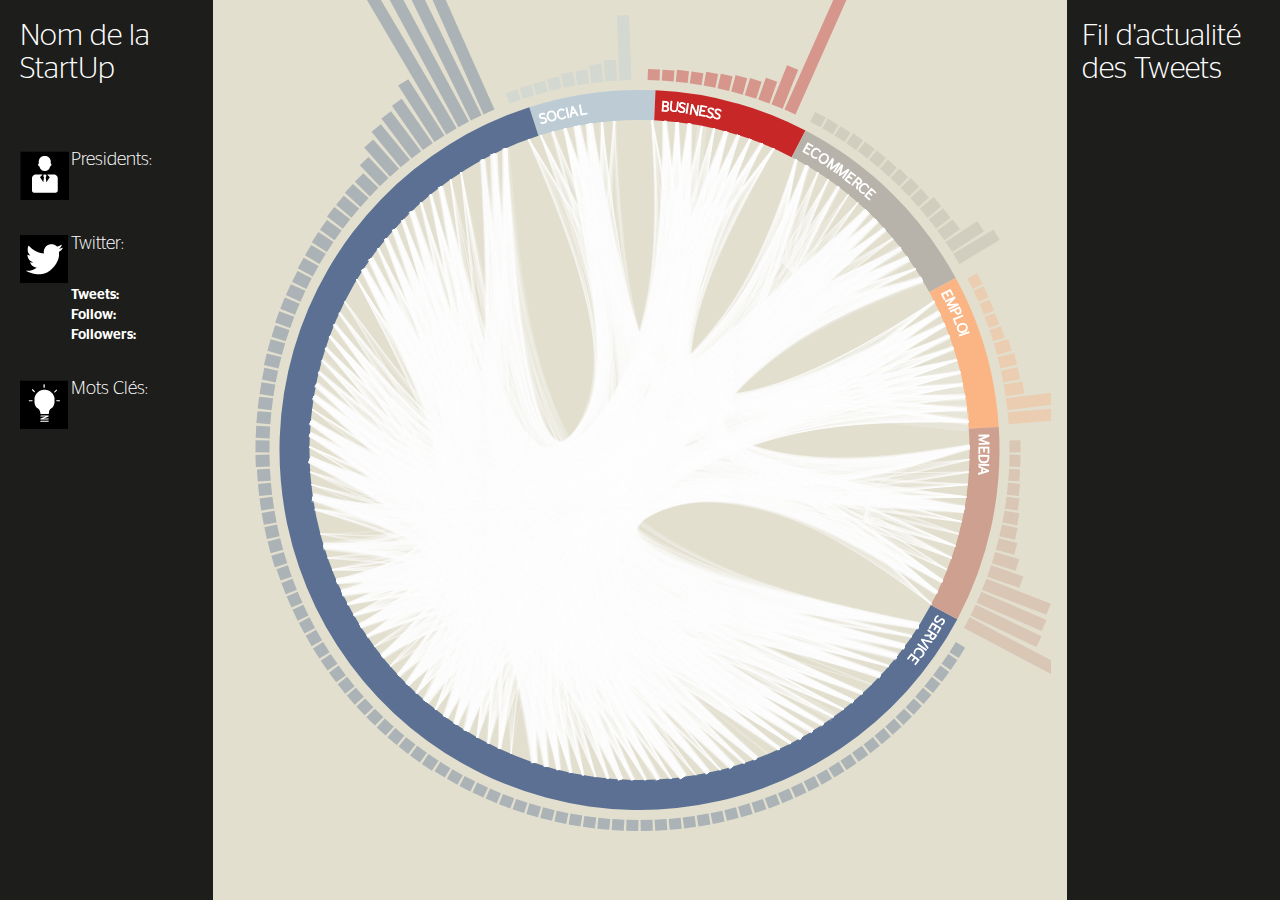
<file: index.html>
<!DOCTYPE html>
<html>
<head lang="en">
    <meta charset="UTF-8">
    <title>French Startups</title>

    <link rel="stylesheet" type="text/css" href="bower_components/bootstrap/dist/css/bootstrap.min.css">
    <link rel="stylesheet" type="text/css" href="styles/theme.css">

    <script type="text/javascript" src="bower_components/jquery/dist/jquery.min.js"></script>
    <script type="text/javascript" src="bower_components/bootstrap/dist/js/bootstrap.min.js"></script>
    <script type="text/javascript" src="bower_components/underscore/underscore.js"></script>
    <script type="text/javascript" src="bower_components/d3/d3.js"></script>

    <script type="text/javascript" src="scripts/UIPanels.js"></script>
    <script type="text/javascript" src="scripts/Startups.js"></script>
    <script type="text/javascript" src="scripts/Graph.js"></script>
    <script type="text/javascript" src="scripts/EventHandle.js"></script>
    <script>
        $(document).ready(function () {
            $('.su_panel').height($(window).height());
            $('.su_center').height($(window).height());
            UIPanels.loadTweets();
            setInterval(UIPanels.loadTweets, 10000);
            Graph.init();
        });
    </script>
</head>
<body>
<div class="container-fluid">
    <div class="row">
        <div class="col-md-2 su_panel left">
            <div class="row panel_row">
                <div class="col-md-12">
                    <h2>Nom de la StartUp</h2>

                    <h3></h3>

                    <p class="description"></p>
                </div>
            </div>
            <div class="row panel_row">
                <div class="col-md-3 icon_container"><img src="img/directors.png"></div>
                <div class="col-md-9"><h4>Presidents:</h4>
                    <span class="director"></span>
                </div>
            </div>
            <div class="row panel_row">
                <div class="col-md-3 icon_container"><img src="img/twitter.png"></div>
                <div class="col-md-9 su_bold"><h4>Twitter:</h4>
                     <span class="twitter_name"></span> <br>
                        Tweets: <span class="nb_tweets"></span> <br>
                        Follow: <span class="nb_follow"></span> <br>
                        Followers: <span class="nb_followers"></span> <br>

                </div>
            </div>
            <div class="row panel_row">
                <div class="col-md-3 icon_container"><img src="img/keywords.png"></div>
                <div class="col-md-9"><h4>Mots Clés:</h4>
                    <span class="keywords su_bold">
                    </span>
                </div>
            </div>
        </div>
        <div class="col-md-8 su_center"></div>
        <div class="col-md-2 su_panel">
            <h2>Fil d'actualité des Tweets</h2>
            <div class="tweets">
            <p><strong>Nom Twittos</strong> @twittos <br>
                <small>Il y a 13h</small>
            </p>
            <p>Contenu du tweet lorem ipsum dolor sit amet nec mergitur <br>
                <a href="#">http://adressdutwiit</a> <a href="#">#hashtags</a></p>
            </div>
        </div>
    </div>
</div>
</body>
</html>
</file>
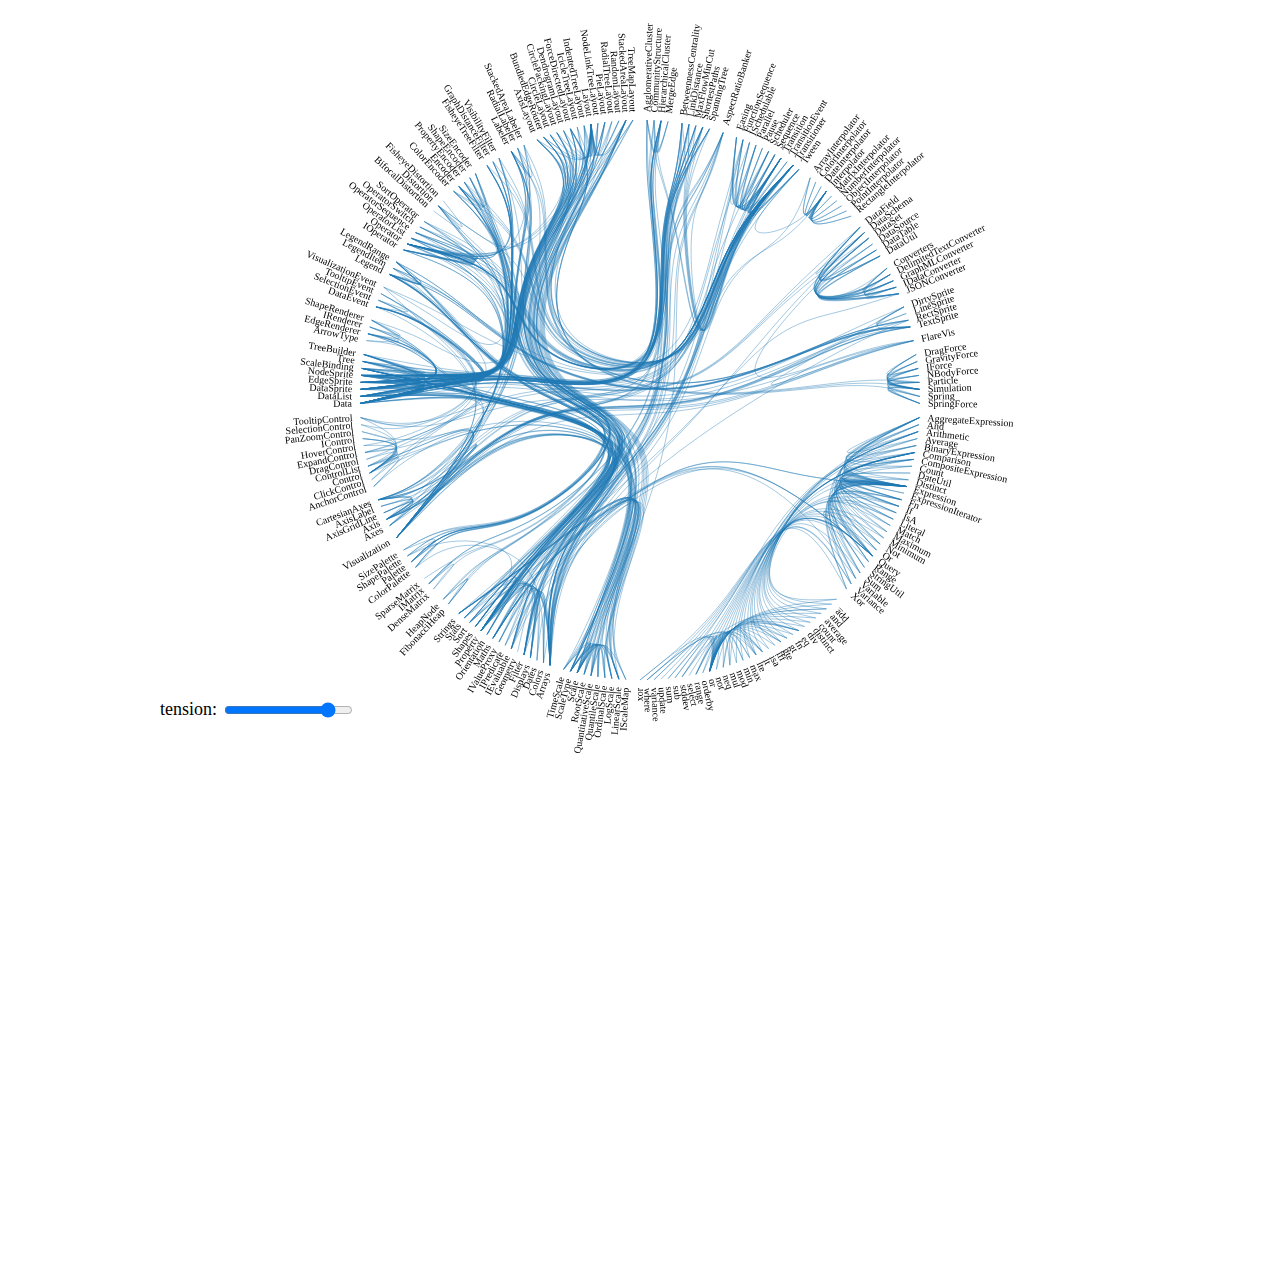
<file: example.html>
<html>
<head>
    <meta http-equiv="Content-Type" content="text/html;charset=utf-8">
    <link type="text/css" rel="stylesheet" href="styles/example.css">
    <style type="text/css">

        path.arc {
            cursor: move;
            fill: #fff;
        }

        .node {
            font-size: 10px;
        }

        .node:hover {
            fill: #1f77b4;
        }

        .link {
            fill: none;
            stroke: #1f77b4;
            stroke-opacity: .4;
            pointer-events: none;
        }

        .link.source, .link.target {
            stroke-opacity: 1;
            stroke-width: 2px;
        }

        .node.target {
            fill: #d62728 !important;
        }

        .link.source {
            stroke: #d62728;
        }

        .node.source {
            fill: #2ca02c;
        }

        .link.target {
            stroke: #2ca02c;
        }

    </style>
    <style type="text/css"></style>
    <meta name="chromesniffer" id="chromesniffer_meta" content="{}">
    <script type="text/javascript" src="chrome-extension://homgcnaoacgigpkkljjjekpignblkeae/detector.js"></script>
</head>
<body>

<div style="position:absolute;bottom:0;font-size:18px;">tension: <input style="position:relative;top:3px;" type="range"
                                                                        min="0" max="100" value="85"></div>
<script type="text/javascript" src="bower_components/d3/d3.js"></script>
<script type="text/javascript" src="scripts/example.js"></script>
<script type="text/javascript">

    var w = 1280,
            h = 800,
            rx = w / 2,
            ry = h / 2,
            m0,
            rotate = 0;

    var splines = [];

    var cluster = d3.layout.cluster()
            .size([360, ry - 120])
            .sort(function (a, b) {
                return d3.ascending(a.key, b.key);
            });

    var bundle = d3.layout.bundle();

    var line = d3.svg.line.radial()
            .interpolate("bundle")
            .tension(.85)
            .radius(function (d) {
                return d.y;
            })
            .angle(function (d) {
                return d.x / 180 * Math.PI;
            });

    // Chrome 15 bug: <http://code.google.com/p/chromium/issues/detail?id=98951>
    var div = d3.select("body").insert("div", "h2")
            .style("top", "-80px")
            .style("left", "-160px")
            .style("width", w + "px")
            .style("height", w + "px")
            .style("position", "absolute")
            .style("-webkit-backface-visibility", "hidden");

    var svg = div.append("svg:svg")
            .attr("width", w)
            .attr("height", w)
            .append("svg:g")
            .attr("transform", "translate(" + rx + "," + ry + ")");

    svg.append("svg:path")
            .attr("class", "arc")
            .attr("d", d3.svg.arc().outerRadius(ry - 120).innerRadius(0).startAngle(0).endAngle(2 * Math.PI))
            .on("mousedown", mousedown);

    d3.json("json/example.json", function (classes) {
        var nodes = cluster.nodes(packages.root(classes)),
                links = packages.imports(nodes),
                splines = bundle(links);

        var path = svg.selectAll("path.link")
                .data(links)
                .enter().append("svg:path")
                .attr("class", function (d) {
                    return "link source-" + d.source.key + " target-" + d.target.key;
                })
                .attr("d", function (d, i) {
                    return line(splines[i]);
                });

        svg.selectAll("g.node")
                .data(nodes.filter(function (n) {
                    return !n.children;
                }))
                .enter().append("svg:g")
                .attr("class", "node")
                .attr("id", function (d) {
                    return "node-" + d.key;
                })
                .attr("transform", function (d) {
                    return "rotate(" + (d.x - 90) + ")translate(" + d.y + ")";
                })
                .append("svg:text")
                .attr("dx", function (d) {
                    return d.x < 180 ? 8 : -8;
                })
                .attr("dy", ".31em")
                .attr("text-anchor", function (d) {
                    return d.x < 180 ? "start" : "end";
                })
                .attr("transform", function (d) {
                    return d.x < 180 ? null : "rotate(180)";
                })
                .text(function (d) {
                    return d.key;
                })
                .on("mouseover", mouseover)
                .on("mouseout", mouseout);

        d3.select("input[type=range]").on("change", function () {
            line.tension(this.value / 100);
            path.attr("d", function (d, i) {
                return line(splines[i]);
            });
        });
    });

    d3.select(window)
            .on("mousemove", mousemove)
            .on("mouseup", mouseup);

    function mouse(e) {
        return [e.pageX - rx, e.pageY - ry];
    }

    function mousedown() {
        m0 = mouse(d3.event);
        d3.event.preventDefault();
    }

    function mousemove() {
        if (m0) {
            var m1 = mouse(d3.event),
                    dm = Math.atan2(cross(m0, m1), dot(m0, m1)) * 180 / Math.PI;
            div.style("-webkit-transform", "translateY(" + (ry - rx) + "px)rotateZ(" + dm + "deg)translateY(" + (rx - ry) + "px)");
        }
    }

    function mouseup() {
        if (m0) {
            var m1 = mouse(d3.event),
                    dm = Math.atan2(cross(m0, m1), dot(m0, m1)) * 180 / Math.PI;

            rotate += dm;
            if (rotate > 360) rotate -= 360;
            else if (rotate < 0) rotate += 360;
            m0 = null;

            div.style("-webkit-transform", null);

            svg
                    .attr("transform", "translate(" + rx + "," + ry + ")rotate(" + rotate + ")")
                    .selectAll("g.node text")
                    .attr("dx", function (d) {
                        return (d.x + rotate) % 360 < 180 ? 8 : -8;
                    })
                    .attr("text-anchor", function (d) {
                        return (d.x + rotate) % 360 < 180 ? "start" : "end";
                    })
                    .attr("transform", function (d) {
                        return (d.x + rotate) % 360 < 180 ? null : "rotate(180)";
                    });
        }
    }

    function mouseover(d) {
        svg.selectAll("path.link.target-" + d.key)
                .classed("target", true)
                .each(updateNodes("source", true));

        svg.selectAll("path.link.source-" + d.key)
                .classed("source", true)
                .each(updateNodes("target", true));
    }

    function mouseout(d) {
        svg.selectAll("path.link.source-" + d.key)
                .classed("source", false)
                .each(updateNodes("target", false));

        svg.selectAll("path.link.target-" + d.key)
                .classed("target", false)
                .each(updateNodes("source", false));
    }

    function updateNodes(name, value) {
        return function (d) {
            if (value) this.parentNode.appendChild(this);
            svg.select("#node-" + d[name].key).classed(name, value);
        };
    }

    function cross(a, b) {
        return a[0] * b[1] - a[1] * b[0];
    }

    function dot(a, b) {
        return a[0] * b[0] + a[1] * b[1];
    }

</script>


</body>
</html>
</file>
<file: styles/theme.css>
@font-face {
    font-family: stag-light;
    src: url('font/Stag Sans-Light.otf');
}
@font-face {
    font-family: stag-medium;
    src: url('font/StagSans-Medium.otf');
}
@font-face {
    font-family: stag-thin;
    src: url('font/Stag Sans-Thin.otf');
}
body{
    font-family: stag-light;
}
h1,h2,h3,h4{
    font-family: stag-light;
}
.su_panel{
    background: #1d1d1b;
    color: #ffffff;
    overflow: hidden;
}

.su_center{
    background: #e2dfcf;
}


path.arc {
    cursor: move;
    fill: #e2dfcf;
}

.node {
    font-size: 10px;
}

.node:hover {
    fill: #1f77b4;
}

.link {
    fill: none;
    stroke: #ffffff;
    stroke-opacity: .2;
    pointer-events: none;
}

.link.source, .link.target {
    stroke-opacity: 1;
}

.node rect{
    opacity: .4;
}
.node.target {
    fill: #d62728 !important;
}
.node.target rect, .node.source rect, .node.current rect{
    opacity: 1;
}
.node.source {
    fill: #2ca02c;
}

.partition {
}
.left{
    padding: 0px 20px;
}
.left h3{
    overflow-wrap: break-word;
    font-size: 20px;
}
.icon_container{
    padding-top: 10px;
    text-align: center;
}

.panel_row{
    padding-bottom: 25px;
}
.description{
    max-height: 150px;
    overflow: hidden;
}

.su_bold{
    font-family: stag-medium;
}
</file>
<file: styles/example.css>
body {
    font: 300 36px "Helvetica Neue";
    height: 640px;
    margin: 80px 160px 80px 160px;
    overflow: hidden;
    position: relative;
    width: 960px;
}

a:link, a:visited {
    color: #777;
    text-decoration: none;
}

a:hover {
    color: #666;
}

blockquote {
    margin: 0;
}

blockquote:before {
    content: "“";
    position: absolute;
    left: -.4em;
}

blockquote:after {
    content: "”";
    position: absolute;
}

body > ul {
    margin: 0;
    padding: 0;
}

h1 {
    font-size: 64px;
}

h1, h2, h3 {
    font-weight: inherit;
    margin: 0;
}

h2, h3 {
    text-align: right;
    font-size: inherit;
    position: absolute;
    bottom: 0;
    right: 0;
}

h2 {
    font-size: 24px;
    position: absolute;
}

h3 {
    bottom: -20px;
    font-size: 18px;
}

.invert {
    background: #1f1f1f;
    color: #dcdccc;
}

.invert h2, .invert h3 {
    color: #7f9f7f;
}

.string, .regexp {
    color: #f39;
}

.keyword {
    color: #00c;
}

.comment {
    color: #777;
    font-style: oblique;
}

.number {
    color: #369;
}

.class, .special {
    color: #1181B8;
}

body > svg {
    position: absolute;
    top: -80px;
    left: -160px;
}
</file>
